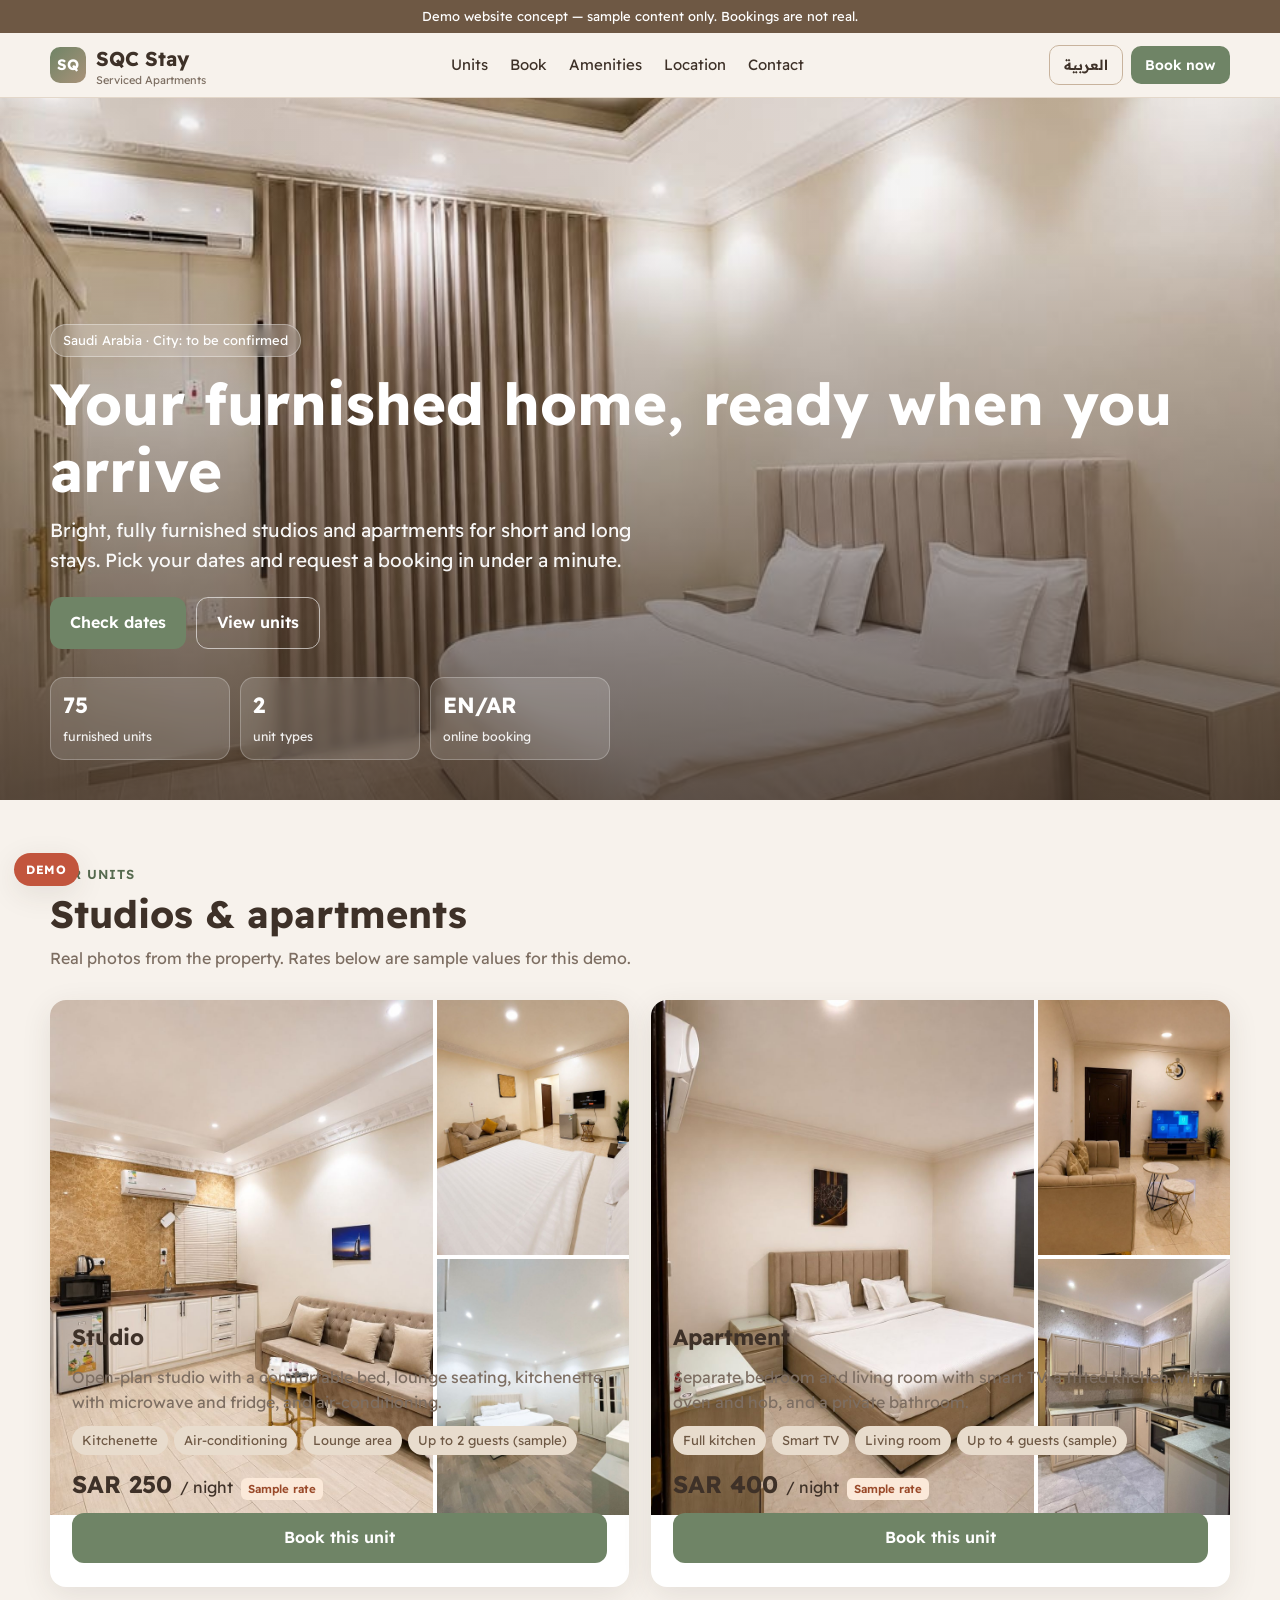
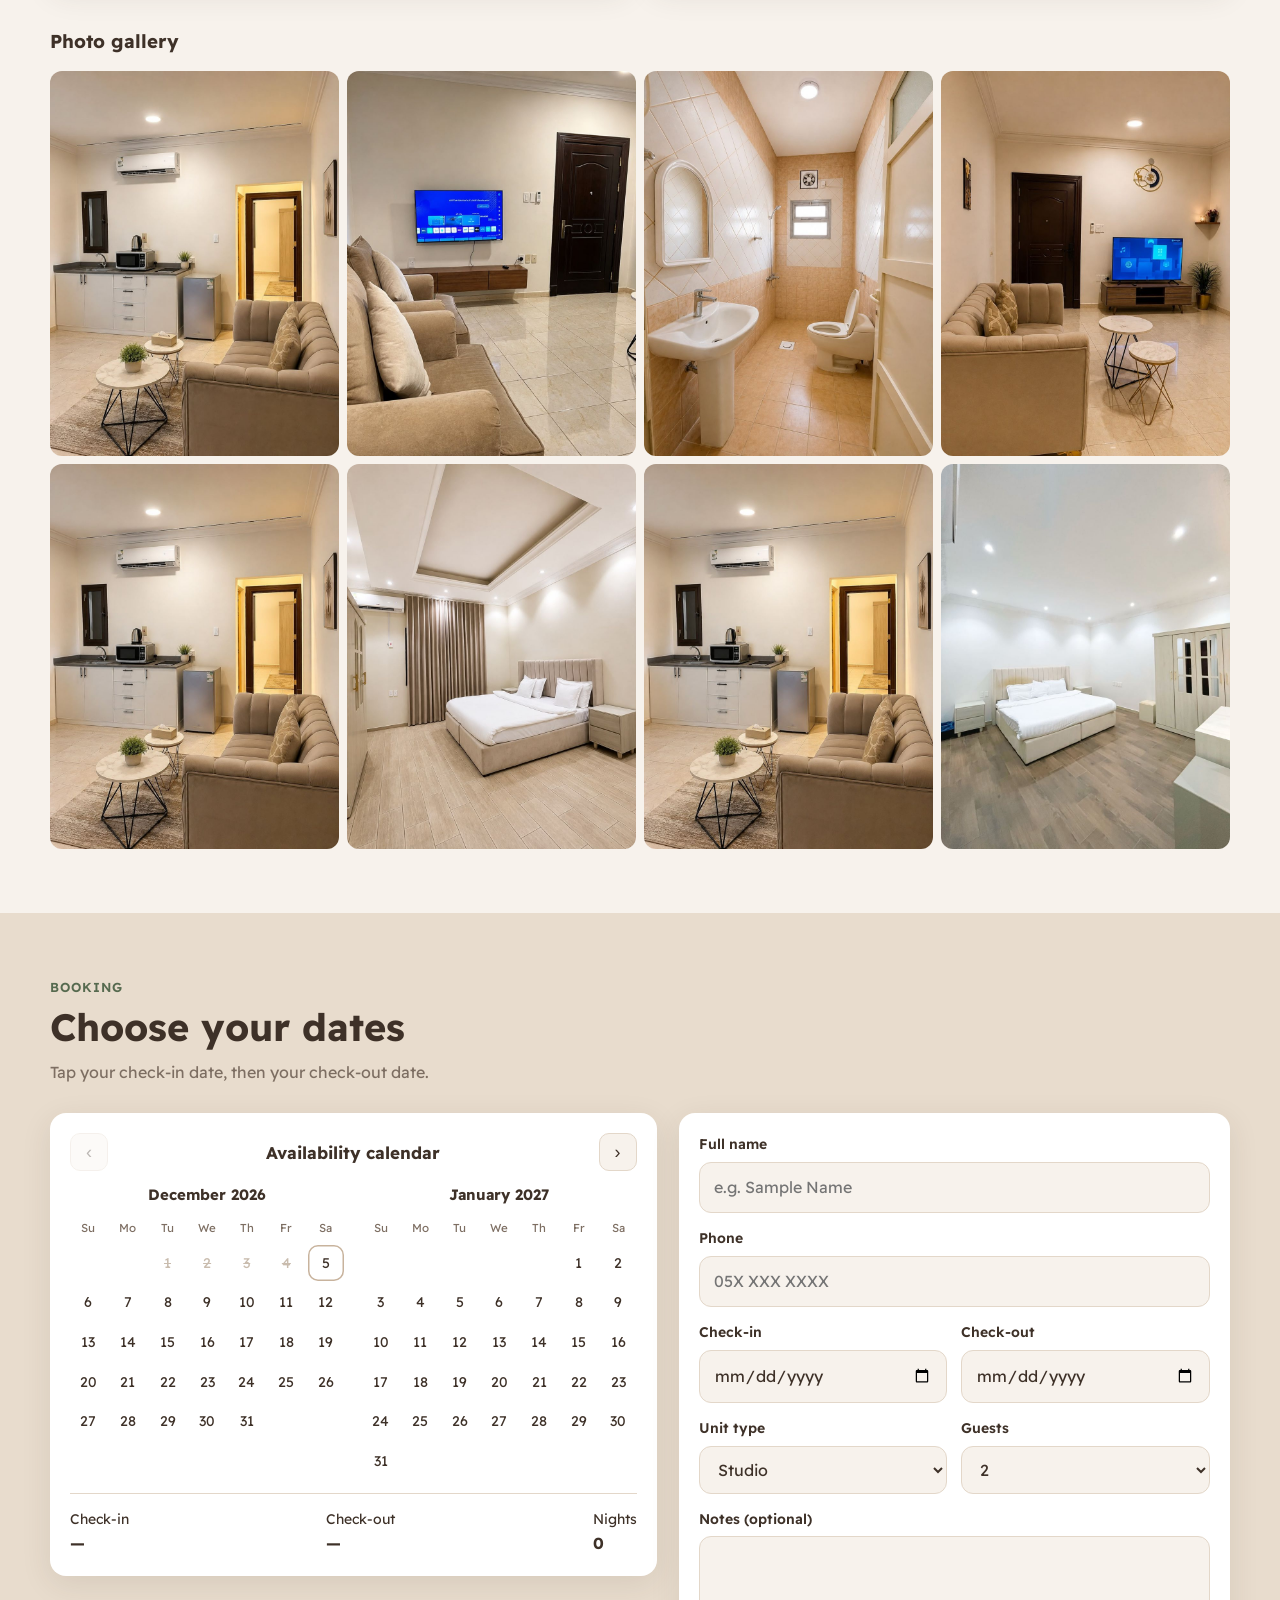
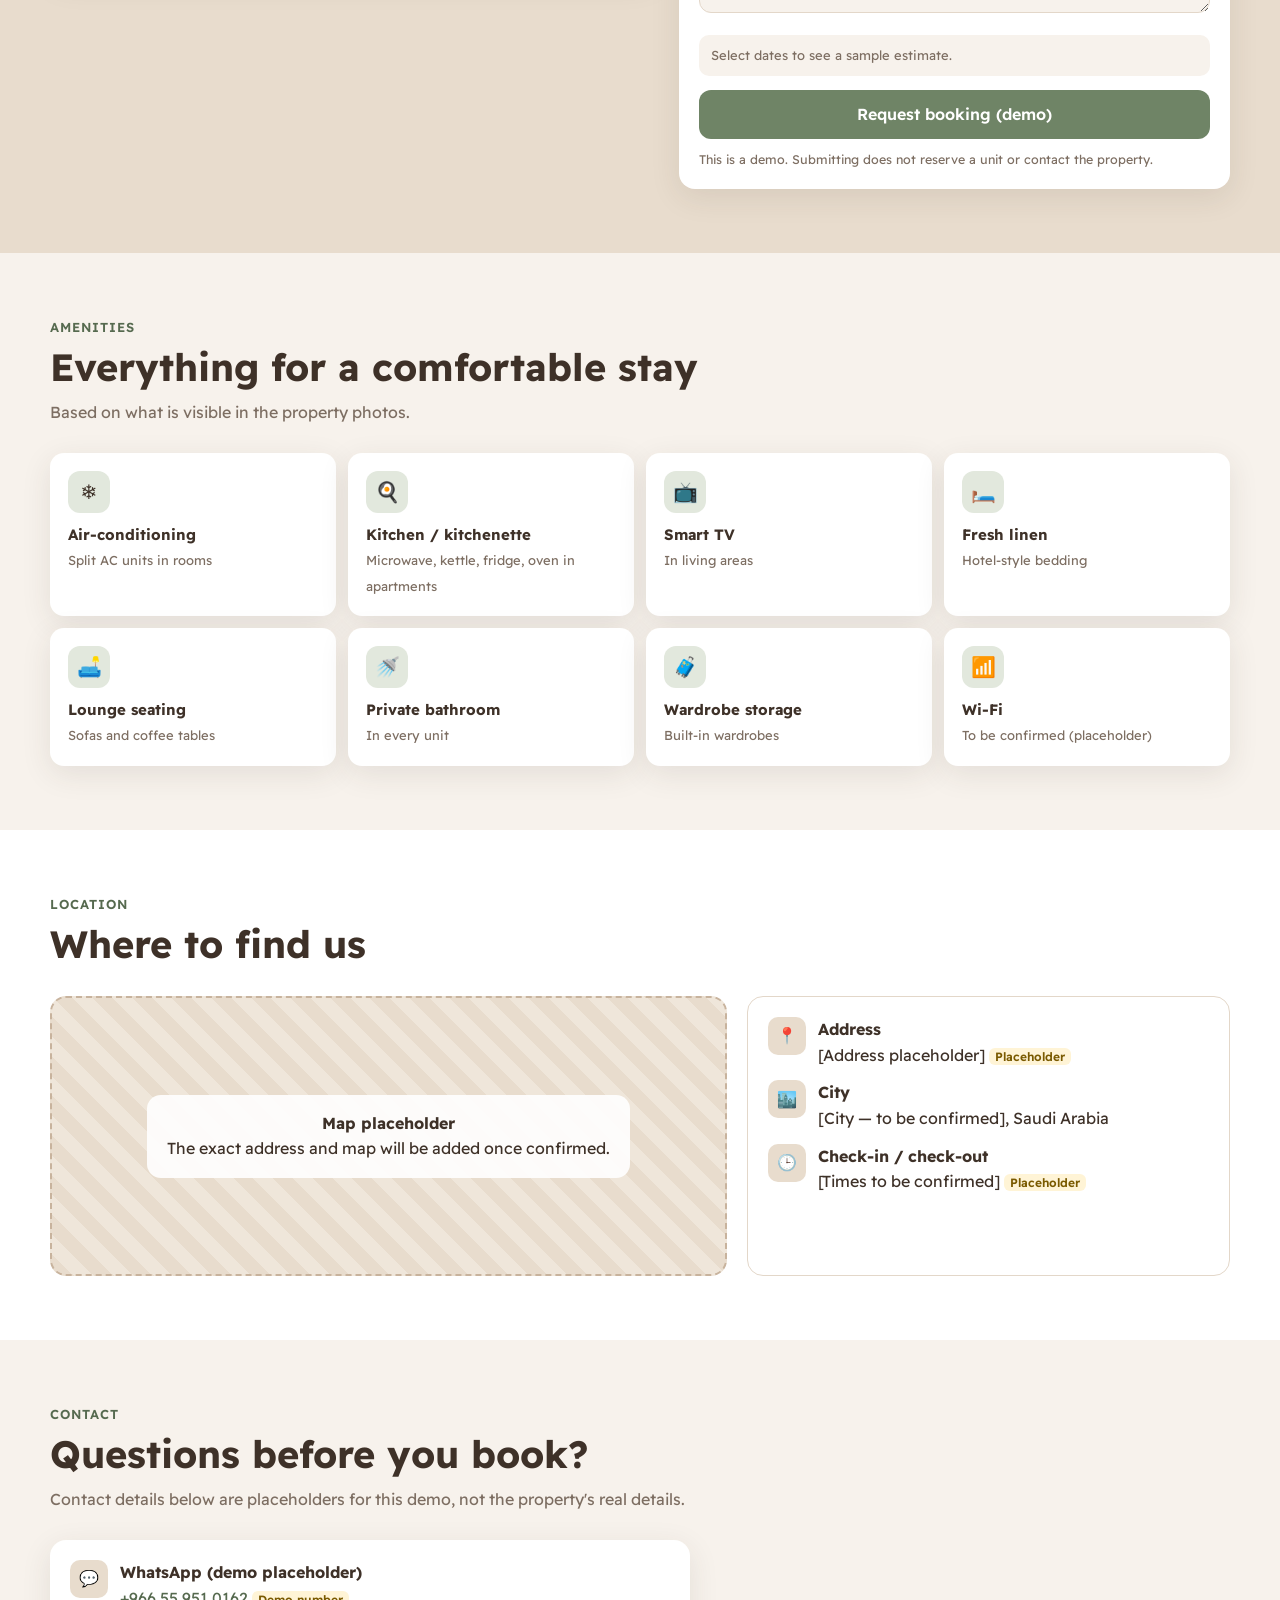
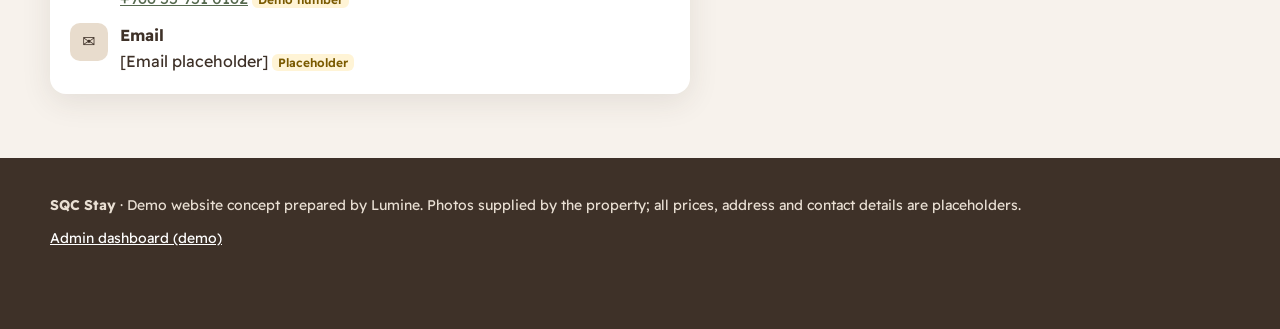
<file: index.html>
<!doctype html>
<html lang="en" dir="ltr">
<head>
<meta charset="utf-8">
<meta name="viewport" content="width=device-width,initial-scale=1">
<title>SQC Stay — Furnished Studios & Apartments (Demo)</title>
<meta name="description" content="Demo booking website concept for SQC Stay serviced apartments, Saudi Arabia.">
<meta name="robots" content="noindex">
<link rel="icon" href="data:image/svg+xml,%3Csvg xmlns='http://www.w3.org/2000/svg' viewBox='0 0 64 64'%3E%3Crect width='64' height='64' rx='14' fill='%236F8466'/%3E%3Ctext x='32' y='42' font-size='28' text-anchor='middle' fill='white' font-family='Arial' font-weight='bold'%3ESQ%3C/text%3E%3C/svg%3E">
<link rel="preconnect" href="https://fonts.googleapis.com"><link rel="preconnect" href="https://fonts.gstatic.com" crossorigin>
<link href="https://fonts.googleapis.com/css2?family=Readex+Pro:wght@300;400;600;700&display=swap" rel="stylesheet">
<link rel="stylesheet" href="styles.css?v=1">
</head>
<body>
<div class="demo-strip" data-i18n="strip">Demo website concept — sample content only. Bookings are not real.</div>
<span class="demo-badge" data-i18n="badge">Demo</span>

<header class="nav"><div class="container nav-in">
  <a class="brand" href="#top"><span class="brand-mark">SQ</span><span>SQC Stay<small data-i18n="brandSub">Serviced Apartments</small></span></a>
  <nav class="nav-links">
    <a href="#units" data-i18n="navUnits">Units</a><a href="#book" data-i18n="navBook">Book</a>
    <a href="#amenities" data-i18n="navAmen">Amenities</a><a href="#location" data-i18n="navLoc">Location</a><a href="#contact" data-i18n="navContact">Contact</a>
  </nav>
  <div class="nav-actions">
    <button class="btn btn-ghost btn-sm lang-btn" id="langBtn" type="button" aria-label="Switch language">العربية</button>
    <a class="btn btn-primary btn-sm" href="#book" data-i18n="navCta">Book now</a>
  </div>
</div></header>

<main id="top">
<section class="hero" style="padding:0">
  <img src="img/photo01.jpg" alt="SQC Stay bedroom" fetchpriority="high">
  <div class="container hero-c">
    <span class="pill" data-i18n="heroPill">Saudi Arabia · City: to be confirmed</span>
    <h1 data-i18n="heroTitle">Your furnished home, ready when you arrive</h1>
    <p data-i18n="heroSub">Bright, fully furnished studios and apartments for short and long stays. Pick your dates and request a booking in under a minute.</p>
    <div class="btns"><a class="btn btn-primary" href="#book" data-i18n="heroCta">Check dates</a><a class="btn btn-ghost" href="#units" data-i18n="heroCta2">View units</a></div>
    <div class="facts">
      <div class="fact"><b>75</b><span data-i18n="f1">furnished units</span></div>
      <div class="fact"><b data-i18n="f2v">2</b><span data-i18n="f2">unit types</span></div>
      <div class="fact"><b data-i18n="f3v">EN/AR</b><span data-i18n="f3">online booking</span></div>
    </div>
  </div>
</section>

<section id="units"><div class="container">
  <div class="sec-h"><div class="eyebrow" data-i18n="uEye">Our units</div><h2 data-i18n="uTitle">Studios & apartments</h2><p data-i18n="uSub">Real photos from the property. Rates below are sample values for this demo.</p></div>
  <div class="units">
    <article class="unit">
      <div class="unit-gal"><img src="img/photo02.jpg" alt="Studio with kitchenette" loading="lazy"><img src="img/photo13.jpg" alt="Studio bed and lounge" loading="lazy"><img src="img/photo03.jpg" alt="Studio bedroom" loading="lazy"></div>
      <div class="unit-b">
        <h3 data-i18n="studio">Studio</h3>
        <p style="margin:0;color:var(--muted)" data-i18n="studioD">Open-plan studio with a comfortable bed, lounge seating, kitchenette with microwave and fridge, and air-conditioning.</p>
        <div class="tags"><span class="tag" data-i18n="tKitchenette">Kitchenette</span><span class="tag" data-i18n="tAC">Air-conditioning</span><span class="tag" data-i18n="tSofa">Lounge area</span><span class="tag" data-i18n="tG2">Up to 2 guests (sample)</span></div>
        <div class="price"><b data-i18n="studioP">SAR 250</b><span data-i18n="perNight">/ night</span><span class="sample" data-i18n="sampleRate">Sample rate</span></div>
        <a class="btn btn-primary" href="#book" data-unit="studio" data-i18n="bookThis">Book this unit</a>
      </div>
    </article>
    <article class="unit">
      <div class="unit-gal"><img src="img/photo07.jpg" alt="Apartment bedroom" loading="lazy"><img src="img/photo06.jpg" alt="Apartment living room" loading="lazy"><img src="img/photo04.jpg" alt="Apartment kitchen" loading="lazy"></div>
      <div class="unit-b">
        <h3 data-i18n="apartment">Apartment</h3>
        <p style="margin:0;color:var(--muted)" data-i18n="aptD">Separate bedroom and living room with smart TV, a fitted kitchen with oven and hob, and a private bathroom.</p>
        <div class="tags"><span class="tag" data-i18n="tKitchen">Full kitchen</span><span class="tag" data-i18n="tTV">Smart TV</span><span class="tag" data-i18n="tLiving">Living room</span><span class="tag" data-i18n="tG4">Up to 4 guests (sample)</span></div>
        <div class="price"><b data-i18n="aptP">SAR 400</b><span data-i18n="perNight">/ night</span><span class="sample" data-i18n="sampleRate">Sample rate</span></div>
        <a class="btn btn-primary" href="#book" data-unit="apartment" data-i18n="bookThis">Book this unit</a>
      </div>
    </article>
  </div>
  <h3 style="margin:40px 0 14px" data-i18n="galTitle">Photo gallery</h3>
  <div class="gallery">
    <img src="img/photo05.jpg" alt="Living area with kitchenette" loading="lazy"><img src="img/photo11.jpg" alt="Lounge with TV" loading="lazy">
    <img src="img/photo12.jpg" alt="Bathroom" loading="lazy"><img src="img/photo08.jpg" alt="Living room" loading="lazy">
    <img src="img/photo09.jpg" alt="Kitchenette and sofa" loading="lazy"><img src="img/photo01.jpg" alt="Bedroom" loading="lazy">
    <img src="img/photo10.jpg" alt="Living area" loading="lazy"><img src="img/photo03.jpg" alt="Bedroom with wardrobe" loading="lazy">
  </div>
</div></section>

<section id="book" style="background:var(--sand)"><div class="container">
  <div class="sec-h"><div class="eyebrow" data-i18n="bEye">Booking</div><h2 data-i18n="bTitle">Choose your dates</h2><p data-i18n="bSub">Tap your check-in date, then your check-out date.</p></div>
  <div class="book-wrap">
    <div class="card">
      <div class="cal-head"><button class="icon-btn flip" id="calPrev" type="button" aria-label="Previous month">‹</button><h4 data-i18n="calTitle">Availability calendar</h4><button class="icon-btn flip" id="calNext" type="button" aria-label="Next month">›</button></div>
      <div class="cal-months" id="calMonths"></div>
      <div class="cal-sum">
        <div><span data-i18n="checkIn">Check-in</span><b id="sumIn">—</b></div>
        <div><span data-i18n="checkOut">Check-out</span><b id="sumOut">—</b></div>
        <div><span data-i18n="nightsL">Nights</span><b id="sumN">0</b></div>
      </div>
    </div>
    <div class="card">
      <form id="bookForm" novalidate>
        <div class="field"><label for="fName" data-i18n="fName">Full name</label><input id="fName" autocomplete="name" data-i18n-ph="fNamePh" placeholder="e.g. Sample Name"><div class="err" data-i18n="eName">Please enter your name.</div></div>
        <div class="field"><label for="fPhone" data-i18n="fPhone">Phone</label><input id="fPhone" type="tel" inputmode="tel" autocomplete="tel" dir="ltr" placeholder="05X XXX XXXX"><div class="err" data-i18n="ePhone">Please enter a valid phone number.</div></div>
        <div class="row two">
          <div class="field"><label for="fIn" data-i18n="checkIn">Check-in</label><input id="fIn" type="date"><div class="err" data-i18n="eDates">Please choose valid dates.</div></div>
          <div class="field"><label for="fOut" data-i18n="checkOut">Check-out</label><input id="fOut" type="date"></div>
        </div>
        <div class="row two">
          <div class="field"><label for="fUnit" data-i18n="fUnit">Unit type</label><select id="fUnit"><option value="studio" data-i18n="studio">Studio</option><option value="apartment" data-i18n="apartment">Apartment</option></select></div>
          <div class="field"><label for="fGuests" data-i18n="fGuests">Guests</label><select id="fGuests"><option>1</option><option selected>2</option><option>3</option><option>4</option></select><div class="err" data-i18n="eGuests">Studios fit up to 2 guests (sample rule).</div></div>
        </div>
        <div class="field"><label for="fNotes" data-i18n="fNotes">Notes (optional)</label><textarea id="fNotes" rows="2"></textarea></div>
        <div class="note" id="estimate" data-i18n="estNote">Select dates to see a sample estimate.</div>
        <button class="btn btn-primary" style="width:100%" type="submit" data-i18n="submit">Request booking (demo)</button>
        <p style="font-size:12.5px;color:var(--muted);margin:10px 0 0" data-i18n="formDisc">This is a demo. Submitting does not reserve a unit or contact the property.</p>
      </form>
    </div>
  </div>
</div></section>

<section id="amenities"><div class="container">
  <div class="sec-h"><div class="eyebrow" data-i18n="aEye">Amenities</div><h2 data-i18n="aTitle">Everything for a comfortable stay</h2><p data-i18n="aSub">Based on what is visible in the property photos.</p></div>
  <div class="amen">
    <div class="am"><div class="ic">❄️</div><b data-i18n="am1">Air-conditioning</b><span data-i18n="am1d">Split AC units in rooms</span></div>
    <div class="am"><div class="ic">🍳</div><b data-i18n="am2">Kitchen / kitchenette</b><span data-i18n="am2d">Microwave, kettle, fridge, oven in apartments</span></div>
    <div class="am"><div class="ic">📺</div><b data-i18n="am3">Smart TV</b><span data-i18n="am3d">In living areas</span></div>
    <div class="am"><div class="ic">🛏️</div><b data-i18n="am4">Fresh linen</b><span data-i18n="am4d">Hotel-style bedding</span></div>
    <div class="am"><div class="ic">🛋️</div><b data-i18n="am5">Lounge seating</b><span data-i18n="am5d">Sofas and coffee tables</span></div>
    <div class="am"><div class="ic">🚿</div><b data-i18n="am6">Private bathroom</b><span data-i18n="am6d">In every unit</span></div>
    <div class="am"><div class="ic">🧳</div><b data-i18n="am7">Wardrobe storage</b><span data-i18n="am7d">Built-in wardrobes</span></div>
    <div class="am"><div class="ic">📶</div><b data-i18n="am8">Wi-Fi</b><span data-i18n="am8d">To be confirmed (placeholder)</span></div>
  </div>
</div></section>

<section id="location" style="background:var(--white)"><div class="container">
  <div class="sec-h"><div class="eyebrow" data-i18n="lEye">Location</div><h2 data-i18n="lTitle">Where to find us</h2></div>
  <div class="loc">
    <div class="map-ph"><div><b data-i18n="mapPh">Map placeholder</b><br><span data-i18n="mapPh2">The exact address and map will be added once confirmed.</span></div></div>
    <div class="card" style="box-shadow:none;border:1px solid var(--line)">
      <ul class="contact-list">
        <li><span class="ic">📍</span><div><b data-i18n="addrL">Address</b><br><span data-i18n="addrV">[Address placeholder]</span> <span class="ph" data-i18n="ph">Placeholder</span></div></li>
        <li><span class="ic">🏙️</span><div><b data-i18n="cityL">City</b><br><span data-i18n="cityV">[City — to be confirmed], Saudi Arabia</span></div></li>
        <li><span class="ic">🕒</span><div><b data-i18n="hoursL">Check-in / check-out</b><br><span data-i18n="hoursV">[Times to be confirmed]</span> <span class="ph" data-i18n="ph">Placeholder</span></div></li>
      </ul>
    </div>
  </div>
</div></section>

<section id="contact"><div class="container">
  <div class="sec-h"><div class="eyebrow" data-i18n="cEye">Contact</div><h2 data-i18n="cTitle">Questions before you book?</h2><p data-i18n="cSub">Contact details below are placeholders for this demo, not the property's real details.</p></div>
  <div class="card" style="max-width:640px">
    <ul class="contact-list">
      <li><span class="ic">💬</span><div><b data-i18n="waL">WhatsApp (demo placeholder)</b><br><a href="https://wa.me/966559510162" target="_blank" rel="noopener" dir="ltr">+966 55 951 0162</a> <span class="ph" data-i18n="phDemo">Demo number</span></div></li>
      <li><span class="ic">✉️</span><div><b data-i18n="emL">Email</b><br><span data-i18n="emV">[Email placeholder]</span> <span class="ph" data-i18n="ph">Placeholder</span></div></li>
    </ul>
  </div>
</div></section>
</main>

<footer><div class="container">
  <b>SQC Stay</b> · <span data-i18n="footer">Demo website concept prepared by Lumine. Photos supplied by the property; all prices, address and contact details are placeholders.</span>
  <div style="margin-top:10px"><a href="admin.html" data-i18n="adminLink">Admin dashboard (demo)</a></div>
</div></footer>

<div class="modal" id="okModal" role="dialog" aria-modal="true" aria-labelledby="okT"><div class="modal-box">
  <h3 id="okT" data-i18n="okTitle">Demo request received</h3>
  <div class="demo-alert" data-i18n="okDemo">This is a DEMO. No booking has been made and nobody has been contacted. This is not a confirmation.</div>
  <dl class="kv" id="okKv"></dl>
  <p style="font-size:13px;color:var(--muted)" data-i18n="okAdmin">You can see this demo request in the admin dashboard.</p>
  <div style="display:flex;gap:8px;flex-wrap:wrap"><a class="btn btn-ghost" href="admin.html" data-i18n="openAdmin">Open admin</a><button class="btn btn-primary" id="okClose" type="button" data-i18n="close">Close</button></div>
</div></div>
<div class="lightbox" id="lb"><button type="button" id="lbClose" aria-label="Close">×</button><img alt="" id="lbImg"></div>

<script src="common.js?v=1"></script>
<script src="app.js?v=1"></script>
</body>
</html>
</file>
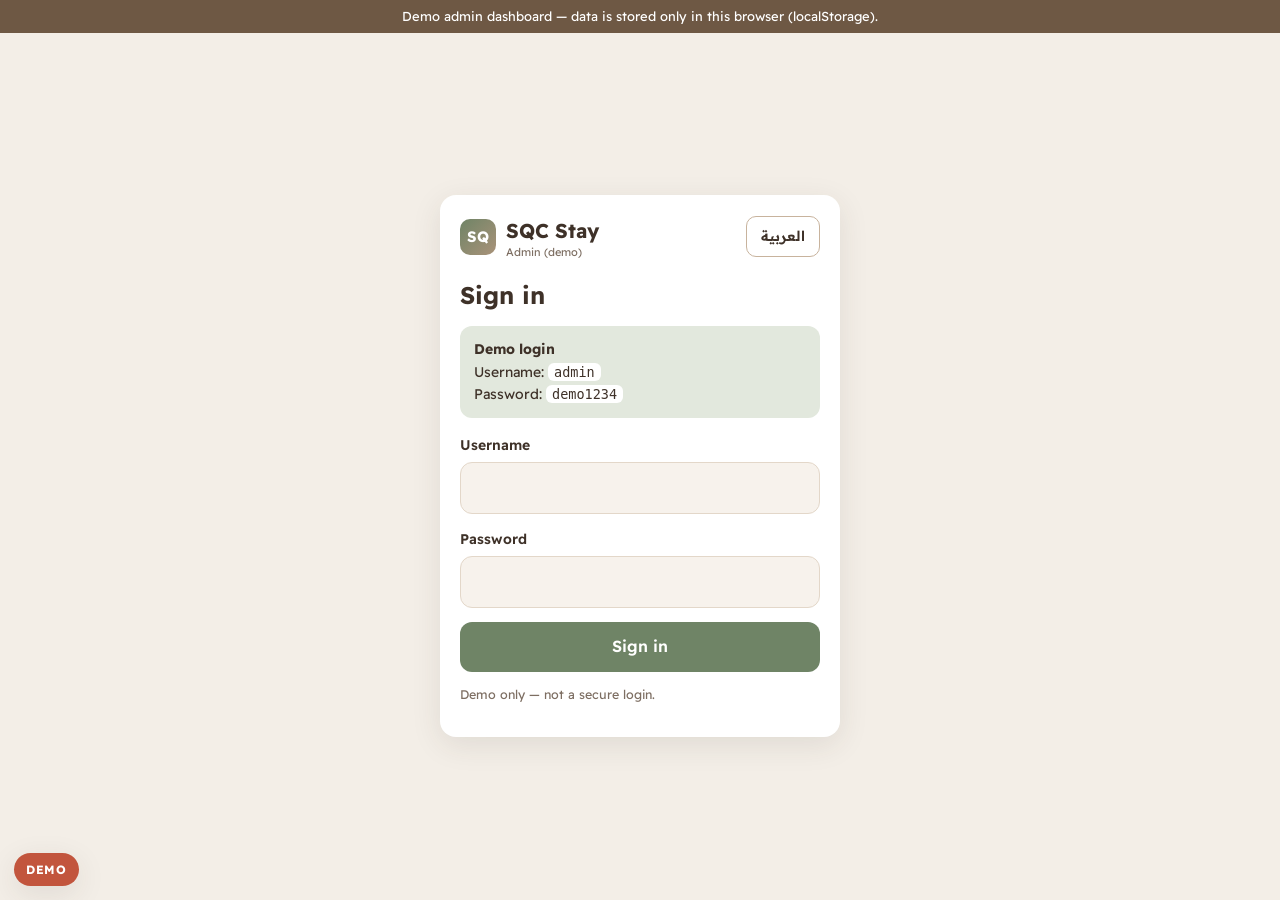
<file: admin.html>
<!doctype html>
<html lang="en" dir="ltr">
<head>
<meta charset="utf-8"><meta name="viewport" content="width=device-width,initial-scale=1">
<title>SQC Stay Admin (Demo)</title><meta name="robots" content="noindex">
<link rel="icon" href="data:image/svg+xml,%3Csvg xmlns='http://www.w3.org/2000/svg' viewBox='0 0 64 64'%3E%3Crect width='64' height='64' rx='14' fill='%236F8466'/%3E%3Ctext x='32' y='42' font-size='28' text-anchor='middle' fill='white' font-family='Arial' font-weight='bold'%3ESQ%3C/text%3E%3C/svg%3E">
<link rel="preconnect" href="https://fonts.googleapis.com"><link rel="preconnect" href="https://fonts.gstatic.com" crossorigin>
<link href="https://fonts.googleapis.com/css2?family=Readex+Pro:wght@300;400;600;700&display=swap" rel="stylesheet">
<link rel="stylesheet" href="styles.css?v=1"><link rel="stylesheet" href="admin.css?v=1">
</head>
<body>
<div class="demo-strip" data-i18n="strip">Demo admin dashboard — data is stored only in this browser (localStorage).</div>
<span class="demo-badge" data-i18n="badge">Demo</span>

<div class="login" id="login"><div class="card">
  <div style="display:flex;justify-content:space-between;align-items:center"><a class="brand" href="index.html"><span class="brand-mark">SQ</span><span>SQC Stay<small data-i18n="adminSub">Admin (demo)</small></span></a><button class="btn btn-ghost btn-sm lang-btn" type="button" data-lang>العربية</button></div>
  <h2 style="margin:18px 0 4px" data-i18n="loginT">Sign in</h2>
  <div class="creds"><b data-i18n="credsT">Demo login</b><br><span data-i18n="userL">Username</span>: <code dir="ltr">admin</code><br><span data-i18n="passL">Password</span>: <code dir="ltr">demo1234</code></div>
  <form id="loginForm" novalidate>
    <div class="field"><label for="lu" data-i18n="userL">Username</label><input id="lu" autocomplete="username" dir="ltr"></div>
    <div class="field"><label for="lp" data-i18n="passL">Password</label><input id="lp" type="password" autocomplete="current-password" dir="ltr"><div class="err" data-i18n="loginErr">Wrong demo credentials. Use admin / demo1234.</div></div>
    <button class="btn btn-primary" style="width:100%" type="submit" data-i18n="loginB">Sign in</button>
  </form>
  <p style="font-size:12.5px;color:var(--muted)" data-i18n="loginNote">Demo only — not a secure login.</p>
</div></div>

<div class="dash" id="dash">
  <div class="topbar"><div class="container">
    <a class="brand" href="index.html"><span class="brand-mark">SQ</span><span>SQC Stay<small data-i18n="adminSub">Admin (demo)</small></span></a>
    <div class="nav-actions"><button class="btn btn-ghost btn-sm lang-btn" type="button" data-lang>العربية</button><button class="btn btn-ghost btn-sm" id="logout" type="button" data-i18n="logout">Log out</button></div>
  </div></div>
  <div class="container wrap">
    <div class="stats" id="stats"></div>
    <div class="grid2">
      <div class="panel">
        <div class="ph-head"><h3 data-i18n="occT">Occupancy calendar</h3><div style="display:flex;gap:6px;align-items:center"><button class="icon-btn flip" id="oPrev" type="button" aria-label="Previous">‹</button><b id="oMonth" style="min-width:130px;text-align:center"></b><button class="icon-btn flip" id="oNext" type="button" aria-label="Next">›</button></div></div>
        <div class="occ-g" id="occ"></div>
        <div class="legend"><span><i style="background:#F6F1EB"></i>0</span><span><i style="background:#E2E8DD"></i>1–2</span><span><i style="background:#BFCDB7"></i>3–5</span><span><i style="background:#8FA584"></i>6–10</span><span><i style="background:#566A4F"></i>11+</span><span data-i18n="occLeg">booked units / 75 (pending + confirmed)</span></div>
      </div>
      <div class="panel">
        <div class="ph-head"><h3 data-i18n="unitsT">Unit status board</h3><span class="sample" data-i18n="unitsSample">Sample unit numbers & split</span></div>
        <div class="units-g" id="units"></div>
        <div class="legend"><span><i style="background:#8FA584"></i><span data-i18n="available">Available</span></span><span><i style="background:#A99279"></i><span data-i18n="occupied">Occupied</span></span><span><i style="background:#7FA3B5"></i><span data-i18n="cleaning">Cleaning</span></span><span><i style="background:#C2553D"></i><span data-i18n="maintenance">Maintenance</span></span><span data-i18n="unitsHint">Tap a unit to change its status.</span></div>
      </div>
    </div>
    <div class="panel">
      <div class="ph-head"><h3 data-i18n="bkT">Bookings</h3>
        <div class="filters"><input id="q" type="search" data-i18n-ph="search" placeholder="Search name / phone / ref"><select id="fs"><option value="all" data-i18n="all">All statuses</option><option value="pending" data-i18n="pending">Pending</option><option value="confirmed" data-i18n="confirmed">Confirmed</option><option value="cancelled" data-i18n="cancelled">Cancelled</option></select><button class="btn btn-ghost btn-sm" id="clearDay" type="button" style="display:none"></button><button class="btn btn-ghost btn-sm" id="reset" type="button" data-i18n="reset">Reset demo data</button></div>
      </div>
      <div class="bk-list" id="list"></div>
    </div>
  </div>
</div>
<script src="common.js?v=1"></script>
<script src="admin.js?v=1"></script>
</body></html>
</file>
<file: styles.css>
:root{
  --cream:#F7F2EC; --sand:#E8DCCD; --taupe:#C8B39D; --mocha:#A99279; --walnut:#6E5844; --deep:#3E3128;
  --sage:#6F8466; --sage-d:#566A4F; --white:#fff; --line:#E3D7C9; --muted:#7d6e62;
  --r:16px; --shadow:0 8px 30px rgba(62,49,40,.10);
  --font:"Readex Pro","Tajawal",system-ui,-apple-system,"Segoe UI",sans-serif;
}
*{box-sizing:border-box}
html{scroll-behavior:smooth}
body{margin:0;font-family:var(--font);color:var(--deep);background:var(--cream);line-height:1.6;-webkit-font-smoothing:antialiased}
img{max-width:100%;display:block}
a{color:var(--sage-d)}
.container{width:min(1180px,100% - 32px);margin-inline:auto}
.demo-badge{position:fixed;z-index:999;inset-block-end:14px;inset-inline-start:14px;background:#C2553D;color:#fff;font-weight:700;font-size:12px;letter-spacing:.06em;padding:7px 12px;border-radius:999px;box-shadow:var(--shadow);text-transform:uppercase}
.demo-strip{background:var(--walnut);color:#fff;text-align:center;font-size:13px;padding:6px 12px}
header.nav{position:sticky;top:0;z-index:50;background:rgba(247,242,236,.92);backdrop-filter:blur(10px);border-bottom:1px solid var(--line)}
.nav-in{display:flex;align-items:center;justify-content:space-between;gap:12px;height:64px}
.brand{display:flex;align-items:center;gap:10px;font-weight:700;font-size:20px;color:var(--deep);text-decoration:none}
.brand-mark{width:36px;height:36px;border-radius:10px;background:linear-gradient(135deg,var(--sage),var(--mocha));display:grid;place-items:center;color:#fff;font-size:15px;font-weight:700}
.brand small{display:block;font-size:11px;font-weight:400;color:var(--muted);line-height:1}
.nav-links{display:none;gap:22px}
.nav-links a{color:var(--deep);text-decoration:none;font-size:15px}
.nav-links a:hover{color:var(--sage-d)}
.nav-actions{display:flex;gap:8px;align-items:center}
.btn{display:inline-flex;align-items:center;justify-content:center;gap:8px;border:0;border-radius:12px;padding:12px 20px;font:inherit;font-weight:600;cursor:pointer;text-decoration:none;transition:.2s}
.btn-primary{background:var(--sage);color:#fff}.btn-primary:hover{background:var(--sage-d)}
.btn-ghost{background:transparent;border:1.5px solid var(--taupe);color:var(--deep)}.btn-ghost:hover{background:var(--sand)}
.btn-sm{padding:8px 14px;font-size:14px;border-radius:10px}
.lang-btn{min-width:64px}
@media(min-width:900px){.nav-links{display:flex}}

.hero{position:relative;min-height:78vh;display:grid;align-items:end;color:#fff;overflow:hidden}
.hero img{position:absolute;inset:0;width:100%;height:100%;object-fit:cover}
.hero::after{content:"";position:absolute;inset:0;background:linear-gradient(180deg,rgba(62,49,40,.05) 20%,rgba(62,49,40,.78))}
.hero-c{position:relative;z-index:2;padding:48px 0 40px}
.pill{display:inline-block;background:rgba(255,255,255,.18);border:1px solid rgba(255,255,255,.35);padding:5px 12px;border-radius:999px;font-size:13px;backdrop-filter:blur(6px)}
.hero h1{font-size:clamp(32px,7vw,58px);line-height:1.15;margin:14px 0 10px;font-weight:700}
.hero p{font-size:clamp(16px,2.4vw,19px);max-width:620px;opacity:.95;margin:0 0 22px}
.hero .btns{display:flex;flex-wrap:wrap;gap:10px}
.hero .btn-ghost{color:#fff;border-color:rgba(255,255,255,.6)}.hero .btn-ghost:hover{background:rgba(255,255,255,.12)}
.facts{display:grid;grid-template-columns:repeat(3,1fr);gap:10px;margin-top:28px;max-width:560px}
.fact{background:rgba(255,255,255,.14);border:1px solid rgba(255,255,255,.25);border-radius:14px;padding:10px 12px;backdrop-filter:blur(6px)}
.fact b{display:block;font-size:22px}.fact span{font-size:12.5px;opacity:.9}

section{padding:64px 0}
.sec-h{margin-bottom:28px}
.eyebrow{color:var(--sage-d);font-weight:600;font-size:13px;letter-spacing:.08em;text-transform:uppercase}
[dir=rtl] .eyebrow{letter-spacing:0}
.sec-h h2{font-size:clamp(26px,4.5vw,38px);margin:6px 0 8px;line-height:1.25}
.sec-h p{color:var(--muted);margin:0;max-width:640px}

.units{display:grid;gap:22px}
@media(min-width:900px){.units{grid-template-columns:1fr 1fr}}
.unit{background:var(--white);border-radius:var(--r);overflow:hidden;box-shadow:var(--shadow);display:flex;flex-direction:column}
.unit-gal{display:grid;grid-template-columns:2fr 1fr;grid-template-rows:1fr 1fr;gap:4px;height:300px}
.unit-gal img{width:100%;height:100%;object-fit:cover;cursor:zoom-in}
.unit-gal img:first-child{grid-row:span 2}
.unit-b{padding:20px 22px 24px;display:flex;flex-direction:column;gap:10px;flex:1}
.unit-b h3{margin:0;font-size:22px}
.tags{display:flex;flex-wrap:wrap;gap:6px}
.tag{background:var(--sand);color:var(--walnut);border-radius:999px;padding:4px 10px;font-size:13px}
.price{display:flex;align-items:baseline;gap:8px;margin-top:auto;flex-wrap:wrap}
.price b{font-size:24px}.sample{font-size:11.5px;background:#FBE9D9;color:#9a4a2a;border-radius:6px;padding:2px 7px;font-weight:600}

.gallery{display:grid;grid-template-columns:repeat(2,1fr);gap:8px}
@media(min-width:900px){.gallery{grid-template-columns:repeat(4,1fr)}}
.gallery img{width:100%;aspect-ratio:3/4;object-fit:cover;border-radius:12px;cursor:zoom-in}

.book-wrap{display:grid;gap:22px}
@media(min-width:960px){.book-wrap{grid-template-columns:1.1fr 1fr;align-items:start}}
.card{background:var(--white);border-radius:var(--r);box-shadow:var(--shadow);padding:20px}
.cal-head{display:flex;align-items:center;justify-content:space-between;margin-bottom:12px}
.cal-head h4{margin:0;font-size:17px}
.icon-btn{width:38px;height:38px;border-radius:10px;border:1px solid var(--line);background:var(--cream);cursor:pointer;font-size:18px;color:var(--deep)}
.icon-btn:disabled{opacity:.35;cursor:default}
[dir=rtl] .icon-btn.flip{transform:scaleX(-1)}
.cal-months{display:grid;gap:18px}
@media(min-width:700px){.cal-months{grid-template-columns:1fr 1fr}}
.cal-m h5{margin:0 0 8px;text-align:center;font-size:15px}
.cal-g{display:grid;grid-template-columns:repeat(7,1fr);gap:3px}
.cal-dow{font-size:11.5px;color:var(--muted);text-align:center;padding:4px 0}
.day{aspect-ratio:1;border:0;background:transparent;border-radius:10px;font:inherit;font-size:14px;cursor:pointer;color:var(--deep)}
.day:hover:not(:disabled){background:var(--sand)}
.day:disabled{color:#c9bcae;cursor:default;text-decoration:line-through}
.day.in{background:#E2E8DD;border-radius:0}
.day.start,.day.end{background:var(--sage);color:#fff;font-weight:700}
.day.today{box-shadow:inset 0 0 0 1.5px var(--taupe)}
.cal-sum{display:flex;justify-content:space-between;gap:10px;margin-top:14px;padding-top:14px;border-top:1px solid var(--line);font-size:14px;flex-wrap:wrap}
.cal-sum b{display:block;font-size:16px}
form .row{display:grid;gap:14px}
@media(min-width:560px){form .row.two{grid-template-columns:1fr 1fr}}
label{display:block;font-size:14px;font-weight:600;margin-bottom:6px}
input,select,textarea{width:100%;font:inherit;padding:12px 14px;border:1.5px solid var(--line);border-radius:12px;background:var(--cream);color:var(--deep)}
input:focus,select:focus,textarea:focus{outline:none;border-color:var(--sage);background:#fff}
.field{margin-bottom:14px}
.err{color:#b23b2a;font-size:13px;margin-top:4px;display:none}
.field.bad .err{display:block}.field.bad input,.field.bad select{border-color:#d07a6a}
.note{font-size:13px;color:var(--muted);background:var(--cream);border-radius:10px;padding:10px 12px;margin:6px 0 14px}

.amen{display:grid;grid-template-columns:repeat(2,1fr);gap:12px}
@media(min-width:900px){.amen{grid-template-columns:repeat(4,1fr)}}
.am{background:var(--white);border-radius:14px;padding:18px;box-shadow:var(--shadow)}
.am .ic{width:42px;height:42px;border-radius:12px;background:#E2E8DD;display:grid;place-items:center;font-size:20px;margin-bottom:10px}
.am b{display:block;font-size:15px}.am span{font-size:13px;color:var(--muted)}

.loc{display:grid;gap:20px}
@media(min-width:900px){.loc{grid-template-columns:1.4fr 1fr}}
.map-ph{min-height:280px;border-radius:var(--r);background:repeating-linear-gradient(45deg,var(--sand),var(--sand) 14px,#EFE6DA 14px,#EFE6DA 28px);display:grid;place-items:center;text-align:center;padding:20px;border:2px dashed var(--taupe)}
.map-ph div{background:rgba(255,255,255,.9);padding:16px 20px;border-radius:14px}
.ph{background:#FFF4D6;color:#7a5a00;border-radius:6px;padding:1px 6px;font-size:12px;font-weight:600;white-space:nowrap}
.contact-list{list-style:none;padding:0;margin:0;display:grid;gap:12px}
.contact-list li{display:flex;gap:12px;align-items:flex-start}
.contact-list .ic{flex:none;width:38px;height:38px;border-radius:10px;background:var(--sand);display:grid;place-items:center}

footer{background:var(--deep);color:#e9dfd3;padding:36px 0 80px;font-size:14px}
footer a{color:#fff}

.modal{position:fixed;inset:0;z-index:200;background:rgba(40,30,24,.6);display:none;align-items:center;justify-content:center;padding:16px}
.modal.open{display:flex}
.modal-box{background:#fff;border-radius:20px;max-width:460px;width:100%;padding:26px;box-shadow:var(--shadow);max-height:90vh;overflow:auto}
.modal-box h3{margin:0 0 6px}
.demo-alert{background:#FBE9D9;color:#8a3d22;border-radius:12px;padding:12px 14px;font-weight:600;font-size:14px;margin:12px 0}
.kv{display:grid;grid-template-columns:auto 1fr;gap:6px 14px;font-size:14px;margin:12px 0}
.kv dt{color:var(--muted)}.kv dd{margin:0;font-weight:600}
.lightbox{position:fixed;inset:0;z-index:300;background:rgba(20,15,12,.92);display:none;align-items:center;justify-content:center;padding:20px}
.lightbox.open{display:flex}.lightbox img{max-height:90vh;border-radius:12px}
.lightbox button{position:absolute;top:14px;inset-inline-end:14px;background:#fff;border:0;border-radius:999px;width:40px;height:40px;font-size:20px;cursor:pointer}
</file>
<file: admin.css>
body{background:#F3EEE7}
.login{min-height:calc(100vh - 34px);display:grid;place-items:center;padding:20px}
.login .card{max-width:400px;width:100%}
.creds{background:#E2E8DD;border-radius:12px;padding:12px 14px;font-size:14px;margin:12px 0 16px}
.creds code{background:#fff;padding:1px 6px;border-radius:6px;font-size:13.5px}
.dash{display:none}
.dash.on{display:block}
.topbar{background:#fff;border-bottom:1px solid var(--line);position:sticky;top:0;z-index:40}
.topbar .container{display:flex;align-items:center;justify-content:space-between;height:62px;gap:8px}
.wrap{padding:22px 0 90px}
.stats{display:grid;grid-template-columns:repeat(2,1fr);gap:12px;margin-bottom:22px}
@media(min-width:900px){.stats{grid-template-columns:repeat(6,1fr)}}
.stat{background:#fff;border-radius:14px;padding:14px 16px;box-shadow:var(--shadow)}
.stat span{font-size:12.5px;color:var(--muted)}.stat b{display:block;font-size:26px;line-height:1.3}
.stat small{font-size:11.5px;color:var(--muted)}
.grid2{display:grid;gap:18px}
@media(min-width:1100px){.grid2{grid-template-columns:1fr 1fr}}
.panel{background:#fff;border-radius:var(--r);box-shadow:var(--shadow);padding:18px;margin-bottom:18px}
.panel h3{margin:0;font-size:18px}
.ph-head{display:flex;justify-content:space-between;align-items:center;gap:10px;margin-bottom:12px;flex-wrap:wrap}
.occ-g{display:grid;grid-template-columns:repeat(7,1fr);gap:4px}
.occ-d{border:0;border-radius:10px;padding:6px 2px;min-height:58px;font:inherit;font-size:13px;cursor:pointer;background:#F6F1EB;color:var(--deep);display:flex;flex-direction:column;align-items:center;justify-content:center;gap:2px}
.occ-d small{font-size:10.5px;opacity:.85}
.occ-d.l1{background:#E2E8DD}.occ-d.l2{background:#BFCDB7}.occ-d.l3{background:#8FA584;color:#fff}.occ-d.l4{background:#566A4F;color:#fff}
.occ-d.sel{outline:2.5px solid var(--walnut)}
.occ-d.today{box-shadow:inset 0 0 0 2px var(--taupe)}
.legend{display:flex;gap:10px;font-size:12px;color:var(--muted);flex-wrap:wrap;margin-top:10px}
.legend i{display:inline-block;width:12px;height:12px;border-radius:4px;vertical-align:middle;margin-inline-end:4px}
.filters{display:flex;gap:8px;flex-wrap:wrap}
.filters input,.filters select{width:auto;padding:8px 12px;font-size:14px}
.bk-list{display:grid;gap:10px}
.bk{border:1px solid var(--line);border-radius:14px;padding:12px 14px;display:grid;gap:6px}
@media(min-width:900px){.bk{grid-template-columns:1.3fr 1fr 1.2fr .7fr auto;align-items:center}}
.bk .nm{font-weight:700}.bk .sub{font-size:12.5px;color:var(--muted)}
.st{display:inline-block;padding:3px 10px;border-radius:999px;font-size:12px;font-weight:600}
.st.pending{background:#FFF1D6;color:#8a5a00}.st.confirmed{background:#DDEBD8;color:#3c6233}.st.cancelled{background:#F6DEDA;color:#9a3a2a}
.bk select{width:auto;padding:7px 10px;font-size:13.5px}
.bk .act{display:flex;gap:6px;align-items:center}
.del{background:none;border:1px solid var(--line);border-radius:8px;padding:6px 9px;cursor:pointer;font-size:13px;color:#9a3a2a}
.samp{font-size:10.5px;background:#FBE9D9;color:#9a4a2a;border-radius:5px;padding:1px 5px;margin-inline-start:4px;font-weight:600}
.empty{text-align:center;color:var(--muted);padding:24px}
.units-g{display:grid;grid-template-columns:repeat(auto-fill,minmax(52px,1fr));gap:5px}
.u{border:0;border-radius:8px;padding:6px 0;font:inherit;font-size:12px;cursor:pointer;color:#fff}
.u.available{background:#8FA584}.u.occupied{background:#A99279}.u.cleaning{background:#7FA3B5}.u.maintenance{background:#C2553D}
.u small{display:block;font-size:9.5px;opacity:.9}
</file>
